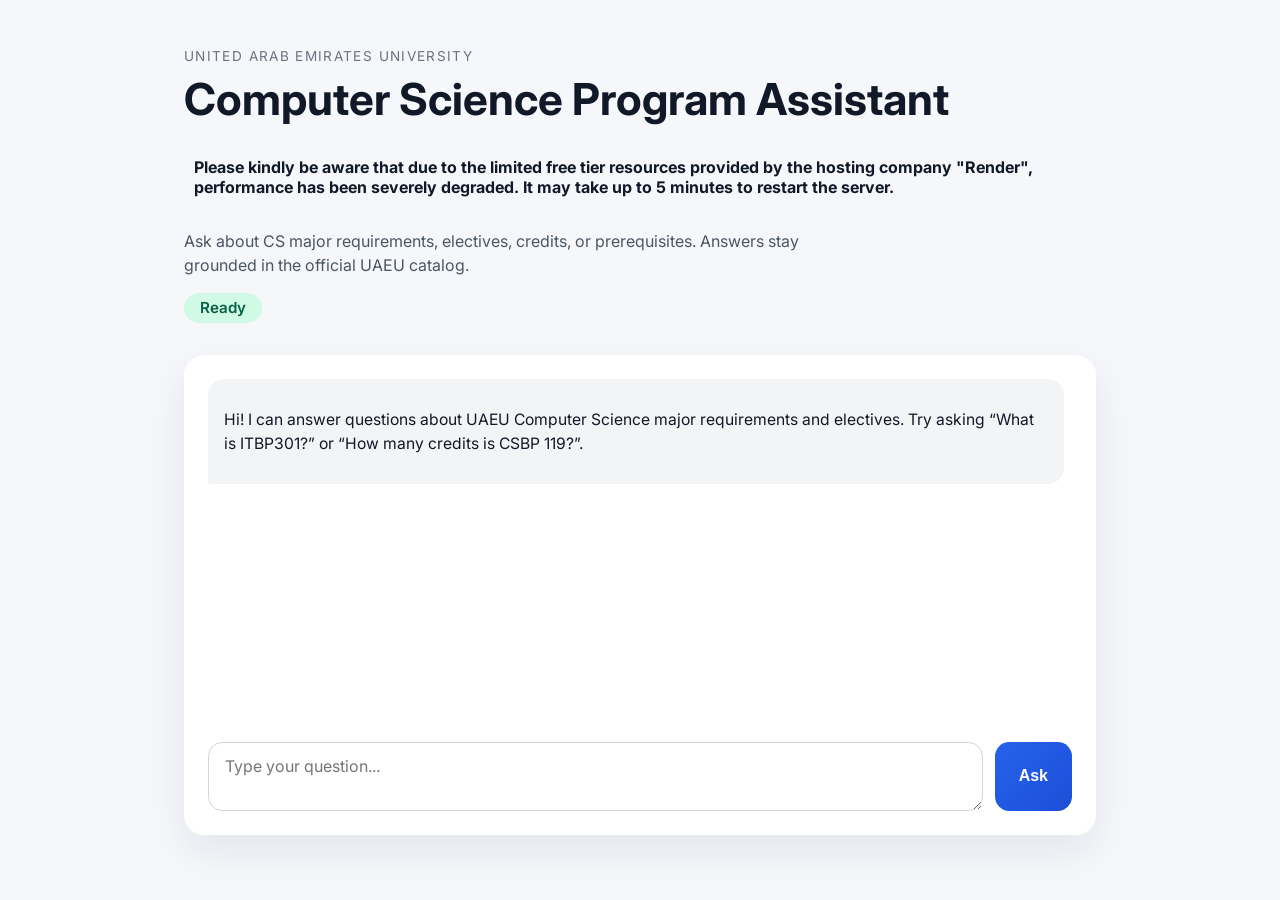
<file: uaeu-cs-chatbot/uaeu_chatbot/templates/index.html>
<!DOCTYPE html>
<html lang="en">

<head>
  <meta charset="UTF-8" />
  <meta name="viewport" content="width=device-width, initial-scale=1.0" />
  <title>UAEU CS Chatbot</title>
  <link rel="preconnect" href="https://fonts.googleapis.com" />
  <link rel="preconnect" href="https://fonts.gstatic.com" crossorigin />
  <link href="https://fonts.googleapis.com/css2?family=Inter:wght@400;500;600&display=swap" rel="stylesheet" />
  <link rel="stylesheet" href="./static/styles.css" />
</head>

<body>
  <div class="page">
    <header class="hero">
      <div>
        <p class="eyebrow">United Arab Emirates University</p>
        <h1>Computer Science Program Assistant</h1>
        <h4 style="padding: 10px;">
          Please kindly be aware that due to the limited free tier resources provided by the hosting company "Render",
          performance has been
          severely degraded. It may take up to 5 minutes to restart the server.
        </h4>
        <p class="tagline">
          Ask about CS major requirements, electives, credits, or prerequisites. Answers stay grounded in the official
          UAEU catalog.
        </p>
      </div>
      <div class="status" id="status-pill">Ready</div>
    </header>

    <main class="chat-card">
      <div id="messages" class="messages">
        <div class="message assistant">
          <p>Hi! I can answer questions about UAEU Computer Science major requirements and electives. Try asking “What
            is ITBP301?” or “How many credits is CSBP 119?”.</p>
        </div>
      </div>

      <form id="chat-form" class="chat-form">
        <textarea id="question" name="question" rows="2" placeholder="Type your question..." required></textarea>
        <button type="submit" id="submit-btn">Ask</button>
      </form>
    </main>
  </div>

  <script>
    const form = document.getElementById("chat-form");
    const questionInput = document.getElementById("question");
    const messages = document.getElementById("messages");
    const statusPill = document.getElementById("status-pill");
    const submitBtn = document.getElementById("submit-btn");

    const appendMessage = (role, text) => {
      const wrapper = document.createElement("div");
      wrapper.classList.add("message", role);
      const paragraph = document.createElement("p");
      paragraph.innerText = text;
      wrapper.appendChild(paragraph);
      messages.appendChild(wrapper);
      messages.scrollTop = messages.scrollHeight;
    };

    form.addEventListener("submit", async (event) => {
      event.preventDefault();
      const question = questionInput.value.trim();
      if (!question) return;

      appendMessage("user", question);
      questionInput.value = "";
      submitBtn.disabled = true;
      statusPill.innerText = "Thinking…";
      statusPill.classList.add("busy");

      try {
        const response = await fetch("https://machine-learning-project-production-a94b.up.railway.app/ask", {
          method: "POST",
          headers: { "Content-Type": "application/json" },
          body: JSON.stringify({ question })
        });

        if (!response.ok) {
          const payload = await response.json();
          throw new Error(payload.detail || "Request failed");
        }
        const payload = await response.json();
        appendMessage("assistant", payload.answer);
      } catch (error) {
        appendMessage("assistant", `⚠️ ${error.message}`);
      } finally {
        submitBtn.disabled = false;
        statusPill.innerText = "Ready";
        statusPill.classList.remove("busy");
      }
    });
  </script>
</body>

</html>
</file>
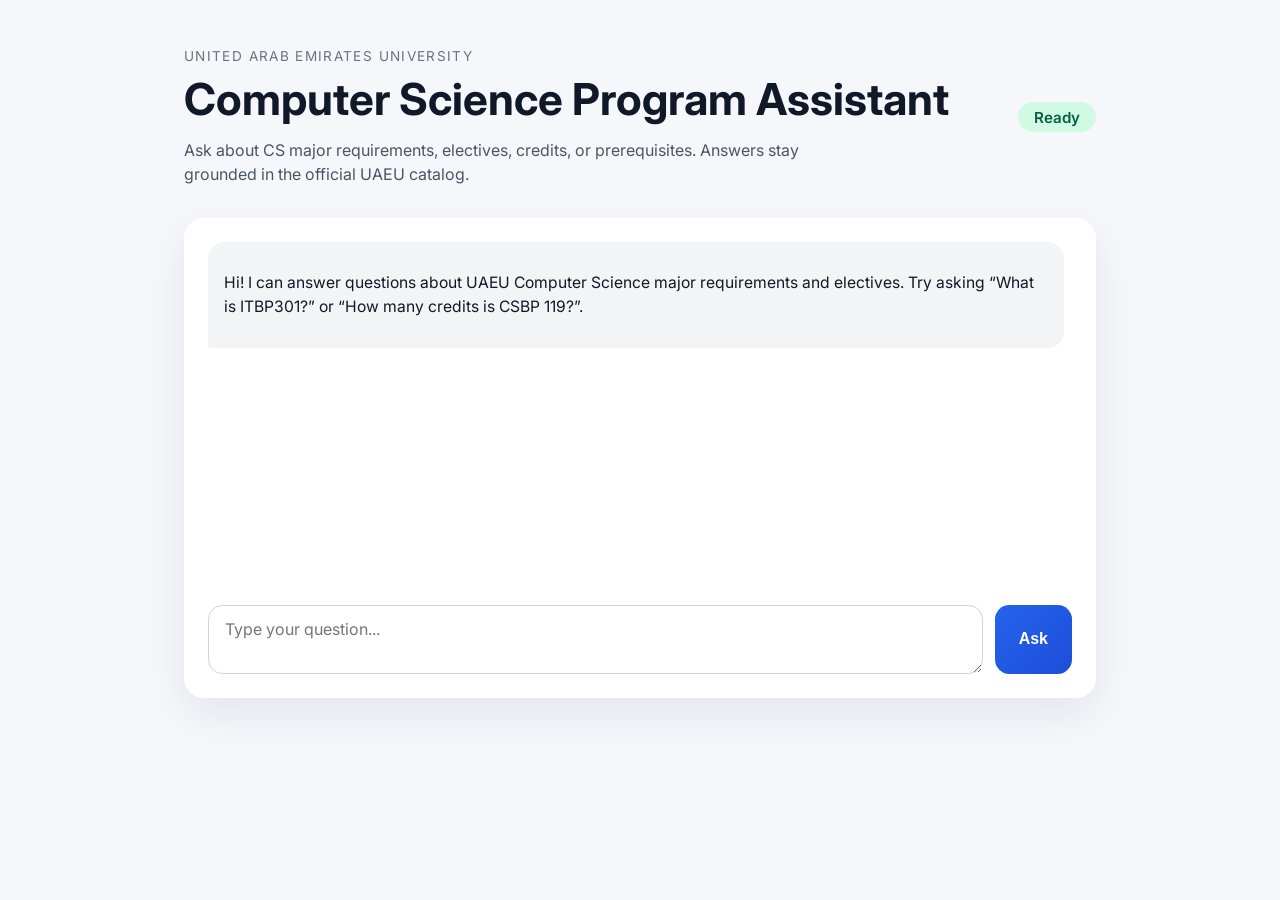
<file: uaeu-cs-chatbot/uaeu_chatbot/web/index.html>
<!DOCTYPE html>
<html lang="en">

<head>
  <meta charset="UTF-8" />
  <meta name="viewport" content="width=device-width, initial-scale=1.0" />
  <title>UAEU CS Chatbot</title>
  <link rel="preconnect" href="https://fonts.googleapis.com" />
  <link rel="preconnect" href="https://fonts.gstatic.com" crossorigin />
  <link href="https://fonts.googleapis.com/css2?family=Inter:wght@400;500;600&display=swap" rel="stylesheet" />
  <link rel="stylesheet" href="./styles.css" />
</head>

<body>
  <div class="page">
    <header class="hero">
      <div>
        <p class="eyebrow">United Arab Emirates University</p>
        <h1>Computer Science Program Assistant</h1>
        <!-- <h4 style="padding: 10px;">
          Please kindly be aware that due to the limited free tier resources provided by the hosting company "Render",
          performance has been
          severely degraded. It may take up to 5 minutes to restart the server.
        </h4> -->
        <p class="tagline">
          Ask about CS major requirements, electives, credits, or prerequisites. Answers stay grounded in the official
          UAEU catalog.
        </p>
      </div>
      <div class="status" id="status-pill">Ready</div>
    </header>

    <main class="chat-card">
      <div id="messages" class="messages">
        <div class="message assistant">
          <p>Hi! I can answer questions about UAEU Computer Science major requirements and electives. Try asking “What
            is ITBP301?” or “How many credits is CSBP 119?”.</p>
        </div>
      </div>

      <form id="chat-form" class="chat-form">
        <textarea id="question" name="question" rows="2" placeholder="Type your question..." required></textarea>
        <button type="submit" id="submit-btn">Ask</button>
      </form>
    </main>
  </div>

  <script>
    const form = document.getElementById("chat-form");
    const questionInput = document.getElementById("question");
    const messages = document.getElementById("messages");
    const statusPill = document.getElementById("status-pill");
    const submitBtn = document.getElementById("submit-btn");

    const appendMessage = (role, text) => {
      const wrapper = document.createElement("div");
      wrapper.classList.add("message", role);
      const paragraph = document.createElement("p");
      paragraph.innerText = text;
      wrapper.appendChild(paragraph);
      messages.appendChild(wrapper);
      messages.scrollTop = messages.scrollHeight;
    };

    form.addEventListener("submit", async (event) => {
      event.preventDefault();
      const question = questionInput.value.trim();
      if (!question) return;

      appendMessage("user", question);
      questionInput.value = "";
      submitBtn.disabled = true;
      statusPill.innerText = "Thinking…";
      statusPill.classList.add("busy");

      try {
        const response = await fetch("https://machine-learning-project-production-a94b.up.railway.app/ask", {
          method: "POST",
          headers: { "Content-Type": "application/json" },
          body: JSON.stringify({ question })
        });

        if (!response.ok) {
          const payload = await response.json();
          throw new Error(payload.detail || "Request failed");
        }
        const payload = await response.json();
        appendMessage("assistant", payload.answer);
      } catch (error) {
        appendMessage("assistant", `⚠️ ${error.message}`);
      } finally {
        submitBtn.disabled = false;
        statusPill.innerText = "Ready";
        statusPill.classList.remove("busy");
      }
    });
  </script>
</body>

</html>
</file>
<file: uaeu-cs-chatbot/uaeu_chatbot/templates/static/styles.css>
:root {
  color-scheme: light;
  font-family: "Inter", system-ui, -apple-system, BlinkMacSystemFont, "Segoe UI", sans-serif;
  background-color: #f5f7fb;
  color: #111827;
}

* {
  box-sizing: border-box;
}

body {
  margin: 0;
  min-height: 100vh;
}

.page {
  max-width: 960px;
  margin: 0 auto;
  padding: 3rem 1.5rem 4rem;
}

.hero {
  display: flex;
  flex-wrap: wrap;
  justify-content: space-between;
  gap: 1rem;
  margin-bottom: 2rem;
  align-items: flex-start;
}

.eyebrow {
  text-transform: uppercase;
  letter-spacing: 0.1em;
  font-size: 0.85rem;
  color: #6b7280;
  margin: 0 0 0.5rem;
}

.hero h1 {
  font-size: clamp(2rem, 5vw, 2.75rem);
  margin: 0;
  color: #111827;
}

.tagline {
  margin: 0.75rem 0 0;
  max-width: 620px;
  color: #4b5563;
  line-height: 1.5;
}

.status {
  padding: 0.35rem 1rem;
  border-radius: 999px;
  background: #d1fae5;
  color: #065f46;
  font-weight: 600;
  font-size: 0.95rem;
  align-self: center;
}

.status.busy {
  background: #fee2e2;
  color: #b91c1c;
}

.chat-card {
  background: #ffffff;
  border-radius: 1.25rem;
  box-shadow: 0 16px 40px rgba(15, 23, 42, 0.08);
  padding: 1.5rem;
  display: flex;
  flex-direction: column;
  min-height: 480px;
}

.messages {
  flex: 1;
  overflow-y: auto;
  padding-right: 0.5rem;
  margin-bottom: 1rem;
}

.message {
  background: #f3f4f6;
  border-radius: 1rem;
  padding: 0.85rem 1rem;
  margin-bottom: 0.75rem;
  line-height: 1.5;
  font-size: 0.98rem;
}

.message.user {
  background: #2563eb;
  color: #fff;
  margin-left: auto;
  border-bottom-right-radius: 0.2rem;
}

.message.assistant {
  border-bottom-left-radius: 0.2rem;
}

.chat-form {
  display: flex;
  gap: 0.75rem;
  flex-wrap: wrap;
}

.chat-form textarea {
  flex: 1;
  border-radius: 0.9rem;
  border: 1px solid #d1d5db;
  padding: 0.85rem 1rem;
  font-size: 1rem;
  resize: vertical;
  min-height: 56px;
  font-family: inherit;
}

.chat-form textarea:focus {
  outline: none;
  border-color: #2563eb;
  box-shadow: 0 0 0 3px rgba(37, 99, 235, 0.15);
}

.chat-form button {
  background: linear-gradient(135deg, #2563eb, #1d4ed8);
  color: white;
  border: none;
  border-radius: 0.9rem;
  padding: 0.75rem 1.5rem;
  font-size: 1rem;
  font-weight: 600;
  cursor: pointer;
  transition: opacity 0.2s ease, transform 0.1s ease;
}

.chat-form button:disabled {
  opacity: 0.6;
  cursor: not-allowed;
}

.chat-form button:not(:disabled):hover {
  opacity: 0.95;
}

.chat-form button:not(:disabled):active {
  transform: translateY(1px);
}

@media (max-width: 640px) {
  .chat-form {
    flex-direction: column;
  }

  .chat-form button {
    width: 100%;
  }
}
</file>
<file: uaeu-cs-chatbot/uaeu_chatbot/web/styles.css>
:root {
  color-scheme: light;
  font-family: "Inter", system-ui, -apple-system, BlinkMacSystemFont, "Segoe UI", sans-serif;
  background-color: #f5f7fb;
  color: #111827;
}

* {
  box-sizing: border-box;
}

body {
  margin: 0;
  min-height: 100vh;
}

.page {
  max-width: 960px;
  margin: 0 auto;
  padding: 3rem 1.5rem 4rem;
}

.hero {
  display: flex;
  flex-wrap: wrap;
  justify-content: space-between;
  gap: 1rem;
  margin-bottom: 2rem;
  align-items: flex-start;
}

.eyebrow {
  text-transform: uppercase;
  letter-spacing: 0.1em;
  font-size: 0.85rem;
  color: #6b7280;
  margin: 0 0 0.5rem;
}

.hero h1 {
  font-size: clamp(2rem, 5vw, 2.75rem);
  margin: 0;
  color: #111827;
}

.tagline {
  margin: 0.75rem 0 0;
  max-width: 620px;
  color: #4b5563;
  line-height: 1.5;
}

.status {
  padding: 0.35rem 1rem;
  border-radius: 999px;
  background: #d1fae5;
  color: #065f46;
  font-weight: 600;
  font-size: 0.95rem;
  align-self: center;
}

.status.busy {
  background: #fee2e2;
  color: #b91c1c;
}

.chat-card {
  background: #ffffff;
  border-radius: 1.25rem;
  box-shadow: 0 16px 40px rgba(15, 23, 42, 0.08);
  padding: 1.5rem;
  display: flex;
  flex-direction: column;
  min-height: 480px;
}

.messages {
  flex: 1;
  overflow-y: auto;
  padding-right: 0.5rem;
  margin-bottom: 1rem;
}

.message {
  background: #f3f4f6;
  border-radius: 1rem;
  padding: 0.85rem 1rem;
  margin-bottom: 0.75rem;
  line-height: 1.5;
  font-size: 0.98rem;
}

.message.user {
  background: #2563eb;
  color: #fff;
  margin-left: auto;
  border-bottom-right-radius: 0.2rem;
}

.message.assistant {
  border-bottom-left-radius: 0.2rem;
}

.chat-form {
  display: flex;
  gap: 0.75rem;
  flex-wrap: wrap;
}

.chat-form textarea {
  flex: 1;
  border-radius: 0.9rem;
  border: 1px solid #d1d5db;
  padding: 0.85rem 1rem;
  font-size: 1rem;
  resize: vertical;
  min-height: 56px;
  font-family: inherit;
}

.chat-form textarea:focus {
  outline: none;
  border-color: #2563eb;
  box-shadow: 0 0 0 3px rgba(37, 99, 235, 0.15);
}

.chat-form button {
  background: linear-gradient(135deg, #2563eb, #1d4ed8);
  color: white;
  border: none;
  border-radius: 0.9rem;
  padding: 0.75rem 1.5rem;
  font-size: 1rem;
  font-weight: 600;
  cursor: pointer;
  transition: opacity 0.2s ease, transform 0.1s ease;
}

.chat-form button:disabled {
  opacity: 0.6;
  cursor: not-allowed;
}

.chat-form button:not(:disabled):hover {
  opacity: 0.95;
}

.chat-form button:not(:disabled):active {
  transform: translateY(1px);
}

@media (max-width: 640px) {
  .chat-form {
    flex-direction: column;
  }

  .chat-form button {
    width: 100%;
  }
}
</file>
